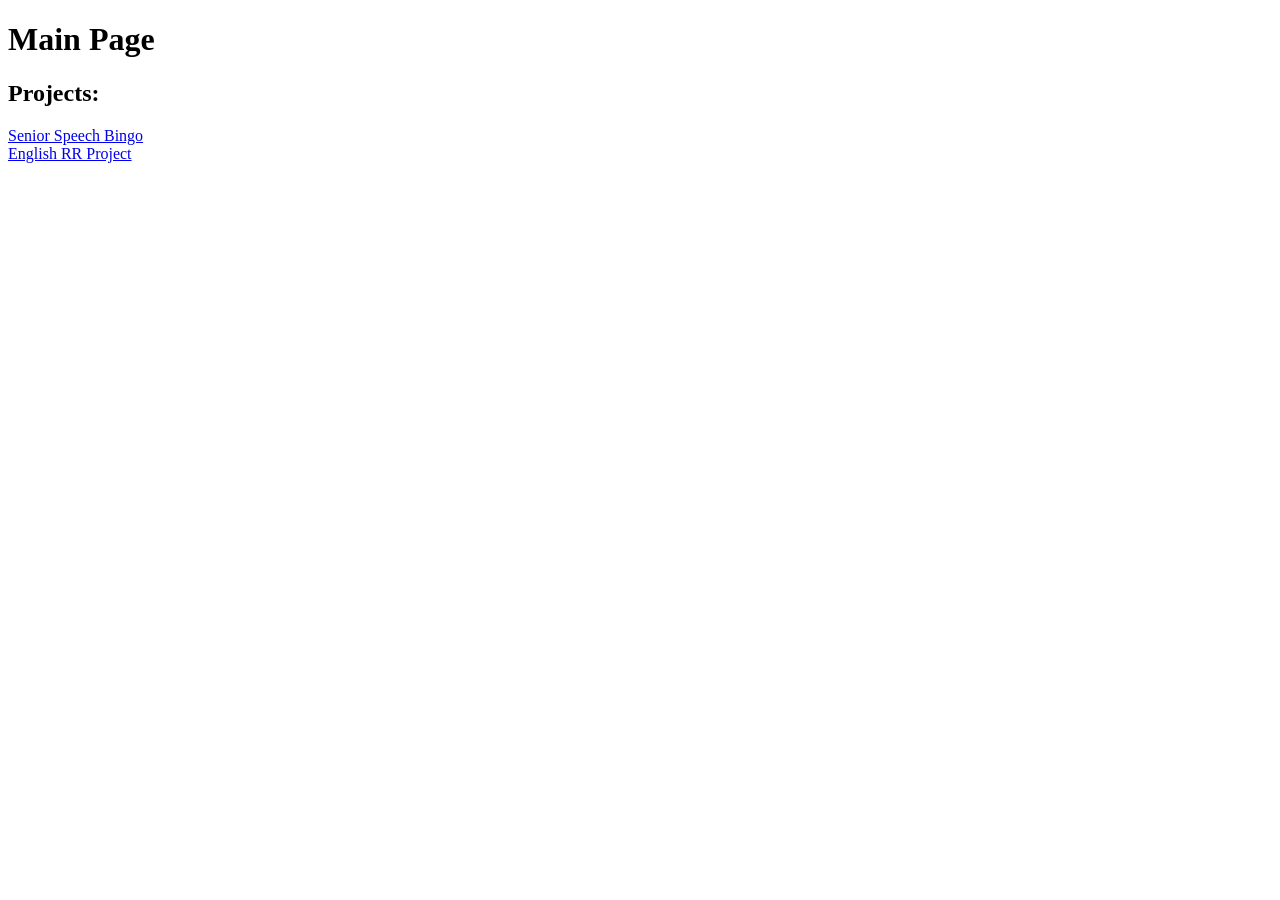
<file: index.html>
<!DOCTYPE html>
<html lang="en">
    <head>
        <meta charset="UTF-8">
        <meta name="viewport" content="width=device-width, initial-scale=1.0">
        <title>Home</title>
    </head>
    <body>
        <h1>Main Page</h1>
        <div>
            <h2>Projects:</h2>
            <a href="https://MRed1621.github.io/srsp-bingo/bingo.html">Senior Speech Bingo</a><br>
            <a href="https://MRed1621.github.io/rr-project/about-hazing.html">English RR Project</a>
        </div>
    </body>
</html>
</file>
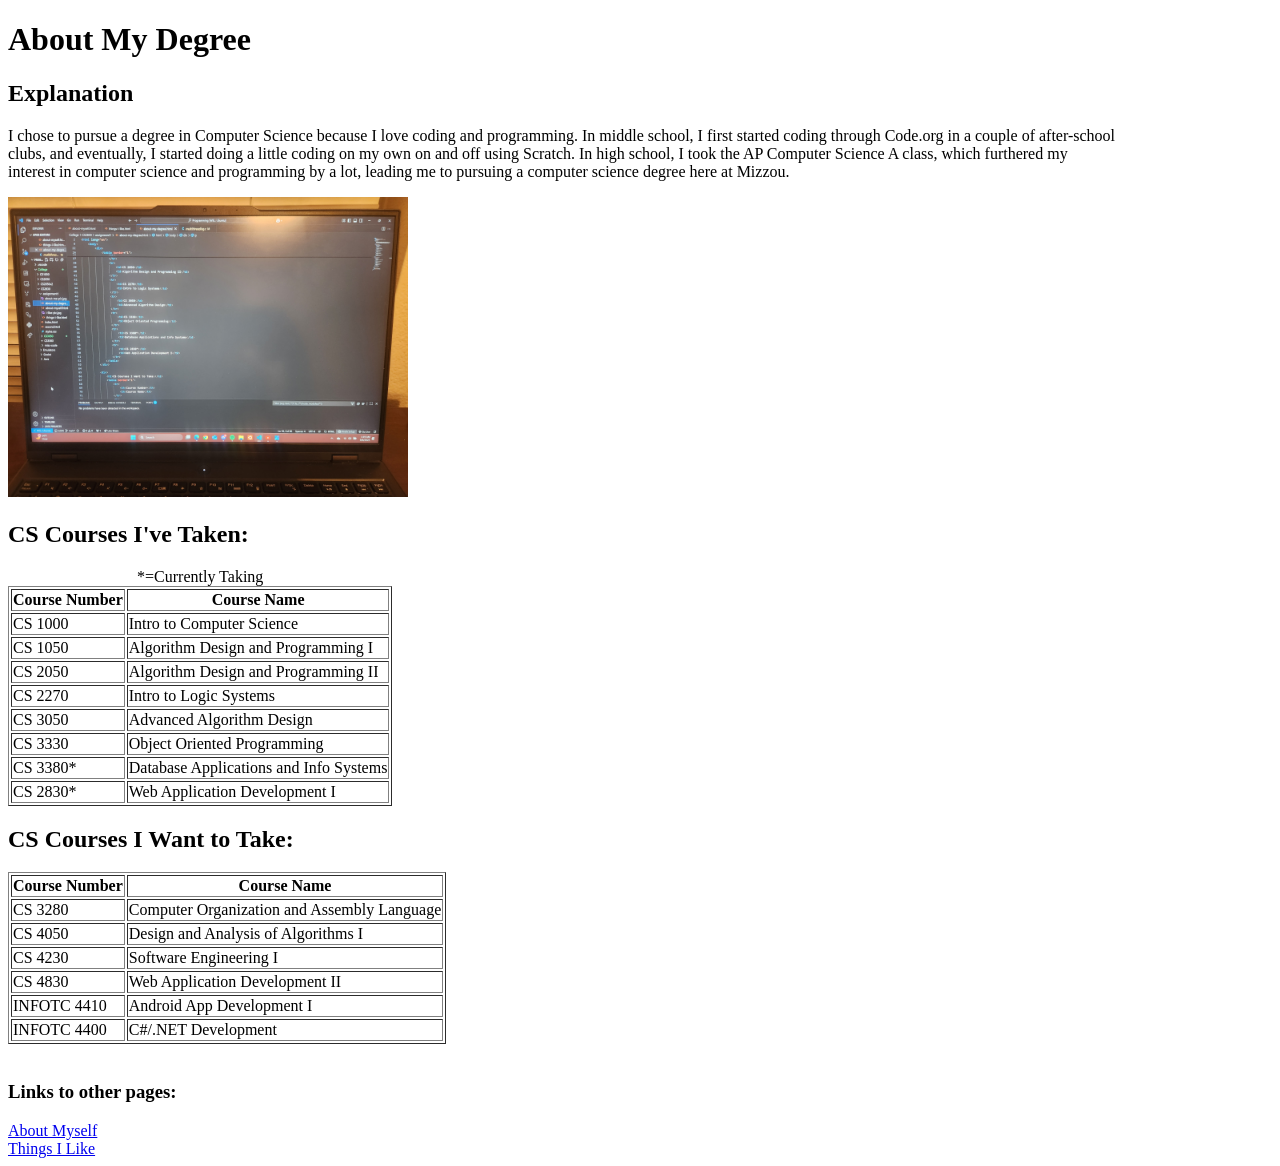
<file: example-assignment/about-my-degree.html>
<!DOCTYPE html>
<html lang="en">
    <head>
        <meta charset="UTF-8">
        <meta http-equiv="X-UA-Compatible" content="IE=edge">
        <meta name="viewport" content="width=device-width, initial-scale=1.0">
        <title>About My Degree</title>
    </head>
    <body>
        <h1>About My Degree</h1>

        <div>
            <h2>Explanation</h2>
            <p> I chose to pursue a degree in Computer Science because I love coding and programming. In middle school, 
                I first started coding through Code.org in a couple of after-school <br>
                clubs, and eventually, I started doing a little coding on my own on and off using Scratch. 
                In high school, I took the AP Computer Science A class, which furthered my <br>
                interest in computer science and programming by a lot, leading me to pursuing a computer science degree here at Mizzou.
            </p>
        </div>

        <img src="code-pic.jpg" alt="code" style="width:400px">

        <div>
            <h2>CS Courses I've Taken:</h2>
            <table border="1">
                <caption>*=Currently Taking</caption>
                <tr>
                    <th>Course Number</th>
                    <th>Course Name</th>
                </tr>
                <tr>
                    <td>CS 1000</td>
                    <td>Intro to Computer Science</td>
                </tr>
                <tr>
                    <td>CS 1050</td>
                    <td>Algorithm Design and Programming I</td>
                </tr>
                <tr>
                    <td>CS 2050</td>
                    <td>Algorithm Design and Programming II</td>
                </tr>
                <tr>
                    <td>CS 2270</td>
                    <td>Intro to Logic Systems</td>
                </tr>
                <tr>
                    <td>CS 3050</td>
                    <td>Advanced Algorithm Design</td>
                </tr>
                <tr>
                    <td>CS 3330</td>
                    <td>Object Oriented Programming</td>
                </tr>
                <tr>
                    <td>CS 3380*</td>
                    <td>Database Applications and Info Systems</td>
                </tr>
                <tr>
                    <td>CS 2830*</td>
                    <td>Web Application Development I</td>
                </tr>
            </table>
        </div>

        <div>
            <h2>CS Courses I Want to Take:</h2>
            <table border="1">
                <tr>
                    <th>Course Number</th>
                    <th>Course Name</th>
                </tr>
                <tr>
                    <td>CS 3280</td>
                    <td>Computer Organization and Assembly Language</td>
                </tr>
                <tr>
                    <td>CS 4050</td>
                    <td>Design and Analysis of Algorithms I</td>
                </tr>
                <tr>
                    <td>CS 4230</td>
                    <td>Software Engineering I</td>
                </tr>
                <tr>
                    <td>CS 4830</td>
                    <td>Web Application Development II</td>
                </tr>
                <tr>
                    <td>INFOTC 4410</td>
                    <td>Android App Development I</td>
                </tr>
                <tr>
                    <td>INFOTC 4400</td>
                    <td>C#/.NET Development</td>
                </tr>
            </table>
        </div>

        <div>
            <br>
            <h3>Links to other pages:</h3>
            <a href="about-myself.html">About Myself</a>
            <br>
            <a href="things-i-like.html">Things I Like</a>
        </div>
    </body>
</html>
</file>
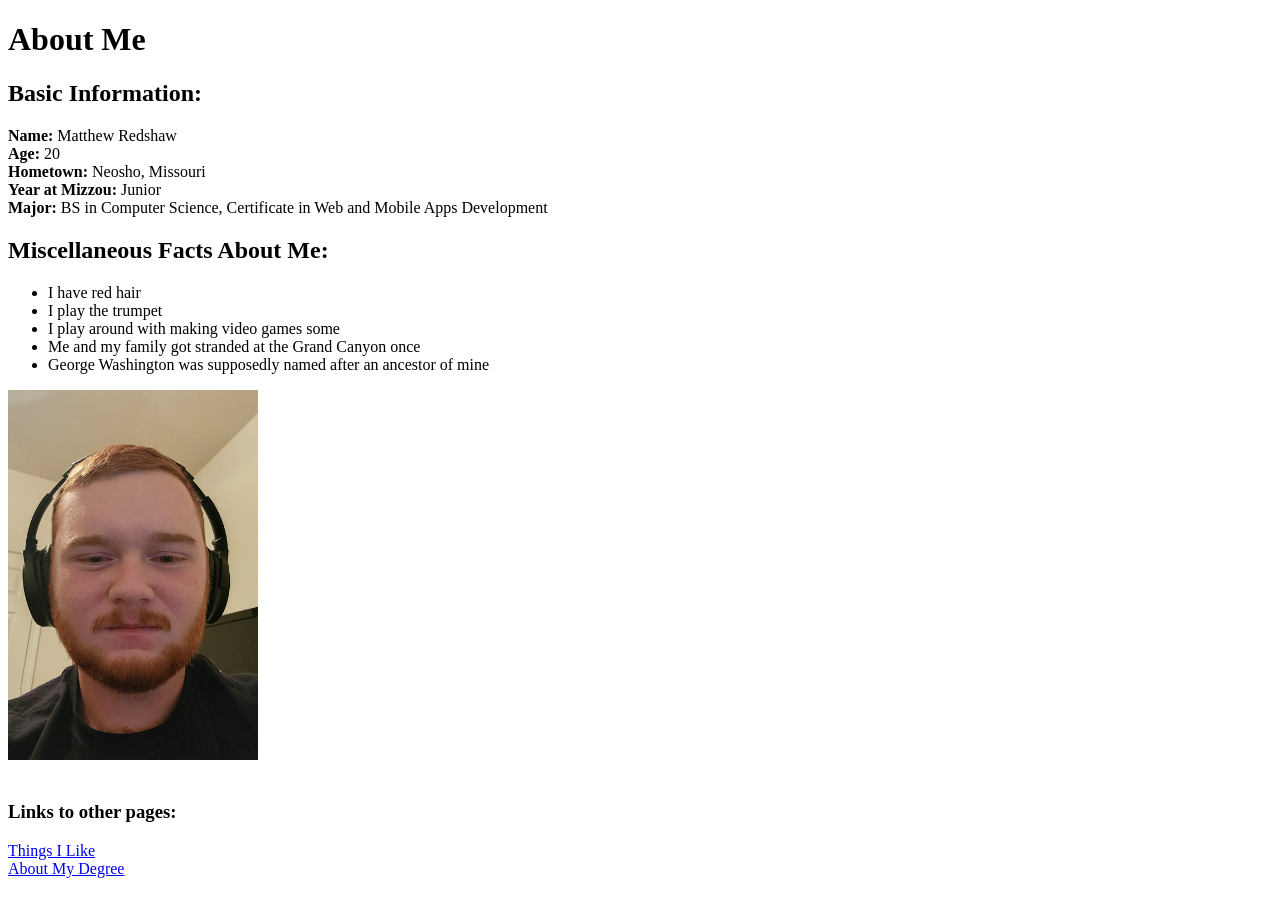
<file: example-assignment/about-myself.html>
<!DOCTYPE html>
<html lang="en">
    <head>
        <meta charset="UTF-8">
        <meta http-equiv="X-UA-Compatible" content="IE=edge">
        <meta name="viewport" content="width=device-width, initial-scale=1.0">
        <title>About Myself</title>
    </head>
    <body>
        <h1>About Me</h1>
        <div>
            <h2>Basic Information:</h2>
            <p> <b>Name:</b> Matthew Redshaw <br>
                <b>Age:</b> 20 <br>
                <b>Hometown:</b> Neosho, Missouri <br>
                <b>Year at Mizzou:</b> Junior <br>
                <b>Major:</b> BS in Computer Science, Certificate in Web and Mobile Apps Development
            </p>
        </div>
        
        <div>
            <h2>Miscellaneous Facts About Me:</h2>
            <ul>
                <li>I have red hair</li>
                <li>I play the trumpet</li>
                <li>I play around with making video games some</li>
                <li>Me and my family got stranded at the Grand Canyon once</li>
                <li>George Washington was supposedly named after an ancestor of mine</li>
            </ul>
        </div>

        <img src="about-me-pic.jpg" alt="pic-of-me" style="width:250px;">

        <div>
            <br>
            <h3>Links to other pages:</h3>
            <a href="things-i-like.html">Things I Like</a>
            <br>
            <a href="about-my-degree.html">About My Degree</a>
        </div>
    </body>
</html>
</file>
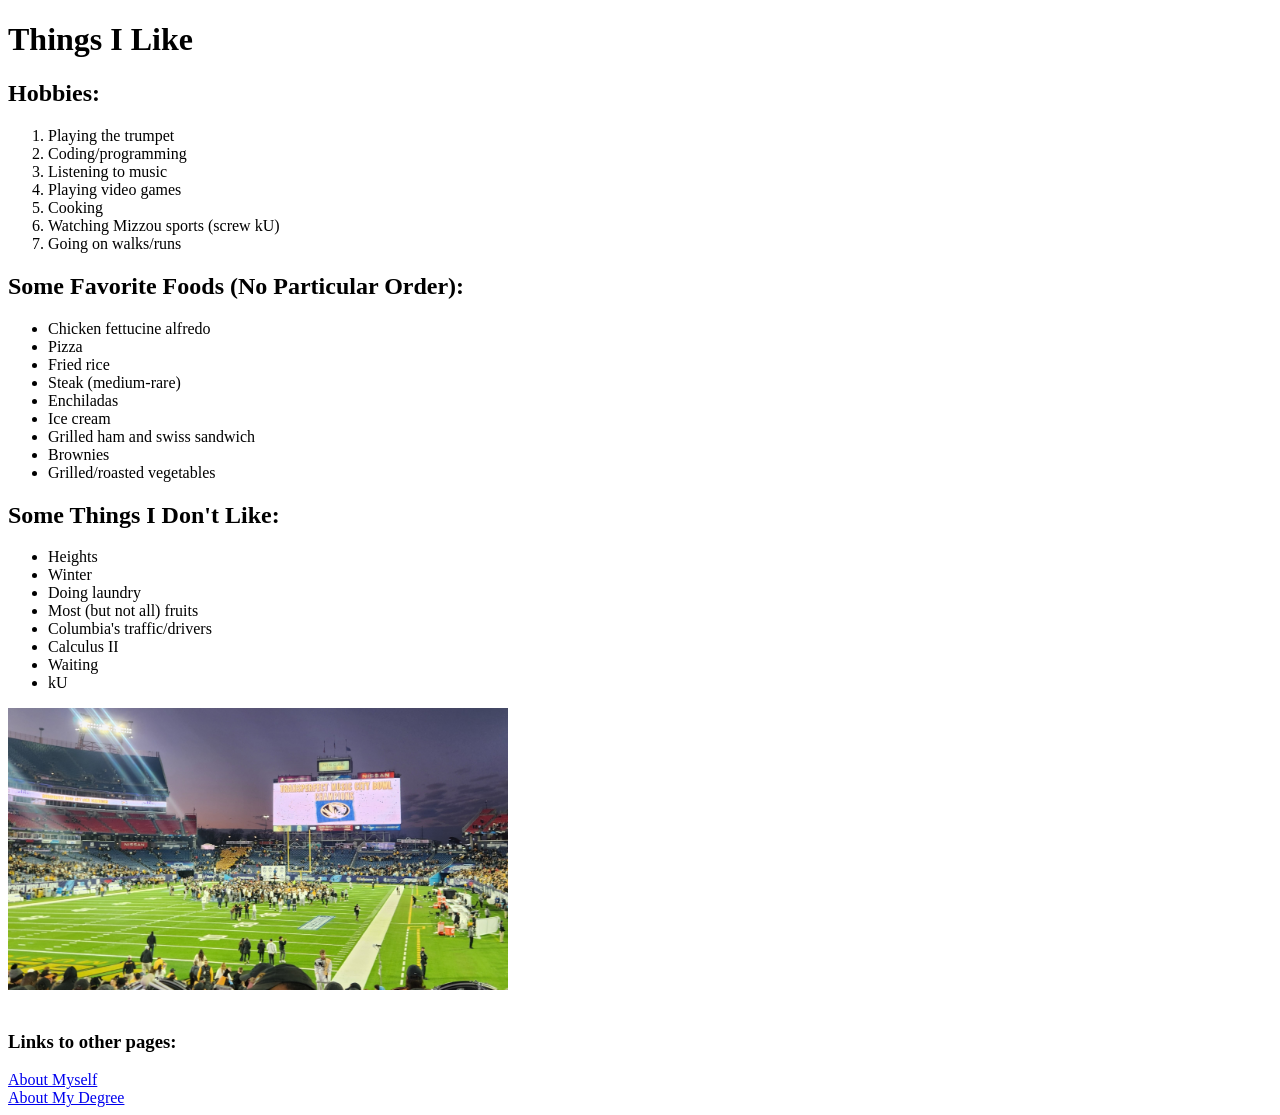
<file: example-assignment/things-i-like.html>
<!DOCTYPE html>
<html lang="en">
    <head>
        <meta charset="UTF-8">
        <meta http-equiv="X-UA-Compatible" content="IE=edge">
        <meta name="viewport" content="width=device-width, initial-scale=1.0">
        <title>Things I Like</title>
    </head>
    <body>
        <h1>Things I Like</h1>

        <div>
            <h2>Hobbies:</h2>
            <ol type="1">
                <li>Playing the trumpet</li>
                <li>Coding/programming</li>
                <li>Listening to music</li>
                <li>Playing video games</li>
                <li>Cooking</li>
                <li>Watching Mizzou sports (screw kU)</li>
                <li>Going on walks/runs</li>
            </ol>
        </div>

        <div>
            <h2>Some Favorite Foods (No Particular Order):</h2>
            <ul>
                <li>Chicken fettucine alfredo</li>
                <li>Pizza</li>
                <li>Fried rice</li>
                <li>Steak (medium-rare)</li>
                <li>Enchiladas</li>
                <li>Ice cream</li>
                <li>Grilled ham and swiss sandwich</li>
                <li>Brownies</li>
                <li>Grilled/roasted vegetables</li>
            </ul>
        </div>

        <div>
            <h2>Some Things I Don't Like:</h2>
            <ul>
                <li>Heights</li>
                <li>Winter</li>
                <li>Doing laundry</li>
                <li>Most (but not all) fruits</li>
                <li>Columbia's traffic/drivers</li>
                <li>Calculus II</li>
                <li>Waiting</li>
                <li>kU</li>
            </ul>
        </div>

        <img src="i-like-pic.jpg" alt="music-city-bowl" style="width:500px;">

        <div>
            <br>
            <h3>Links to other pages:</h3>
            <a href="about-myself.html">About Myself</a>
            <br>
            <a href="about-my-degree.html">About My Degree</a>
        </div>
    </body>
</html>
</file>
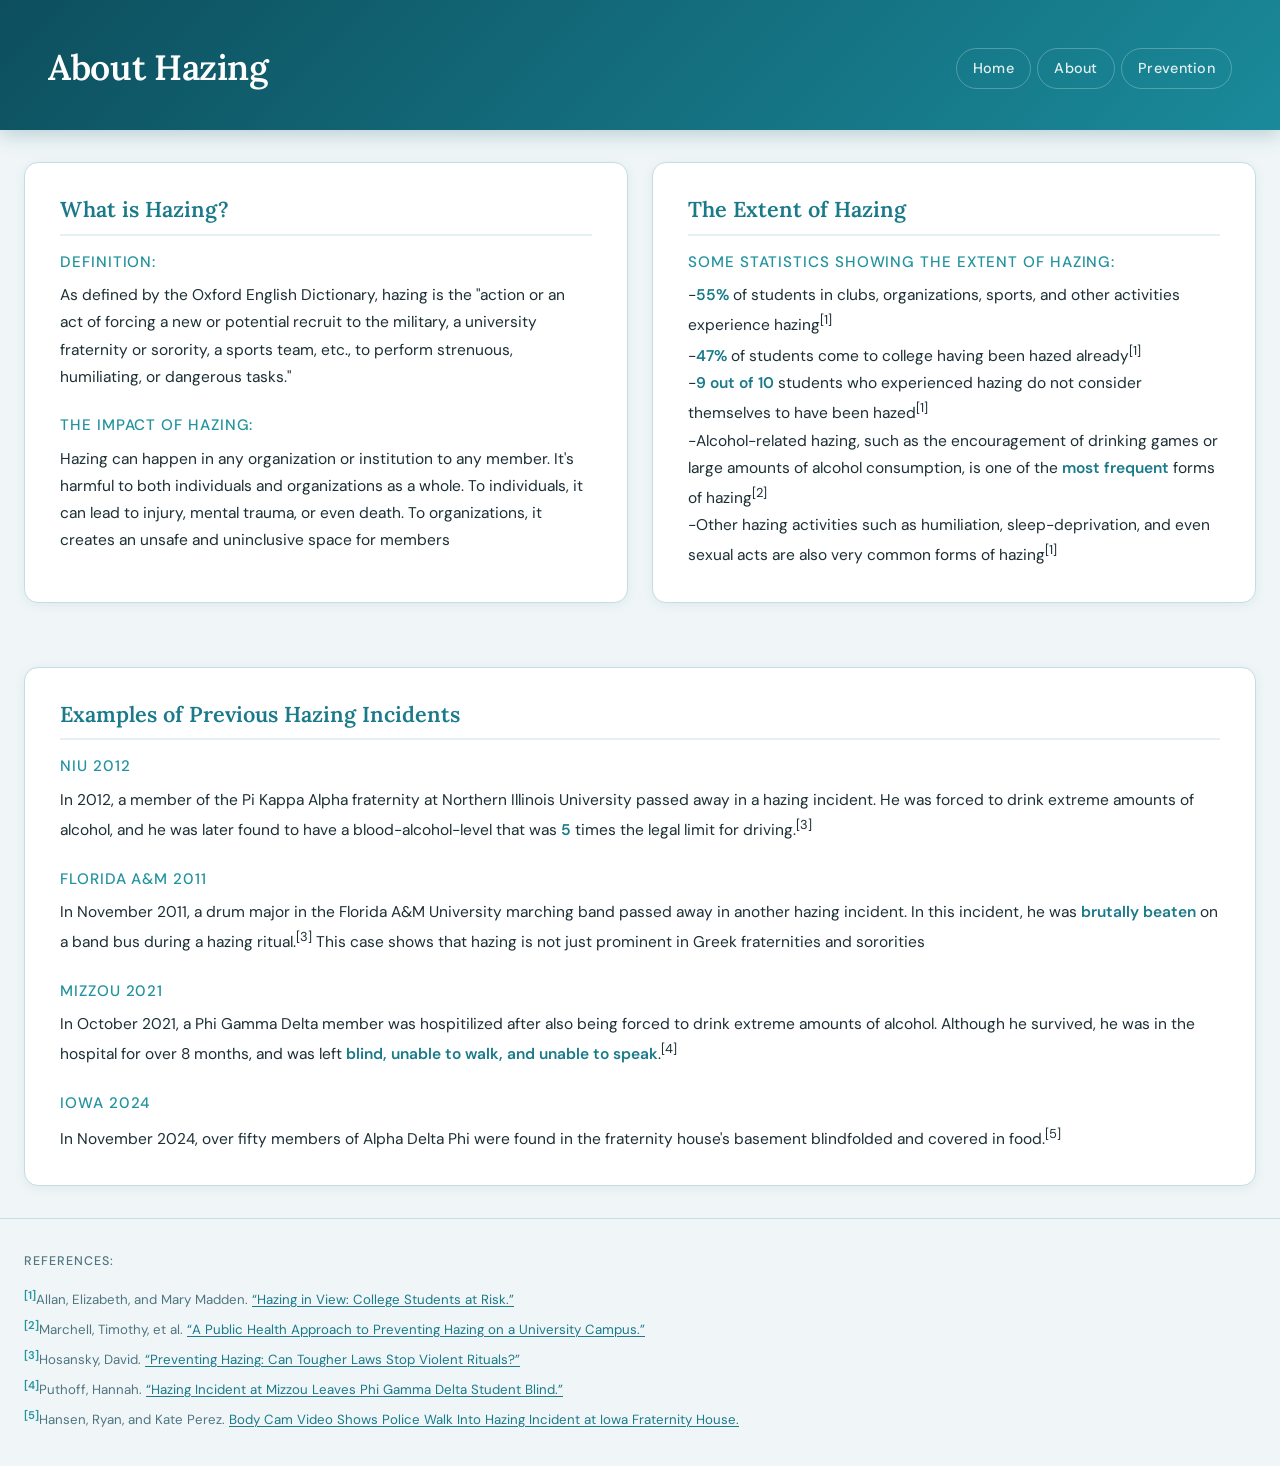
<file: rr-project/about-hazing.html>
<!DOCTYPE html>
<html lang="en">
    <head>
        <meta charset="UTF-8">
        <meta name="viewport" content="width=device-width, initial-scale=1.0">
        <title>About Hazing</title>
        <link rel="stylesheet" href="style.css">
    </head>
    <body>
        <div class="header">
            <h1>About Hazing</h1>
            <nav>
                <a class="navlink" href="hazing-homepage.html">Home</a>
                <a class="navlink" href="about-hazing.html">About</a>
                <a class="navlink" href="prevent-hazing.html">Prevention</a>
            </nav>
        </div>
        <div class="info-container">
            <div class="info-box">
                <h2>What is Hazing?</h2>
                <h3>Definition:</h3>
                <p>As defined by the Oxford English Dictionary, hazing is the "action or an act of forcing a new or potential recruit to the military, 
                    a university fraternity or sorority, a sports team, etc., to perform strenuous, humiliating, or dangerous tasks."</p>
                <h3>The Impact of Hazing:</h3>
                <p>Hazing can happen in any organization or institution to any member. 
                    It's harmful to both individuals and organizations as a whole. To individuals, it can lead to injury, mental trauma, or even death. 
                    To organizations, it creates an unsafe and uninclusive space for members</p>
            </div>
            <div class="info-box">
                <h2>The Extent of Hazing</h2>
                <h3>Some statistics showing the extent of hazing:</h3>
                <p>-<b>55%</b> of students in clubs, organizations, sports, and other activities experience hazing<sup>[1]</sup>
                    <br>-<b>47%</b> of students come to college having been hazed already<sup>[1]</sup>
                    <br>-<b>9 out of 10</b> students who experienced hazing do not consider themselves to have been hazed<sup>[1]</sup>
                    <br>-Alcohol-related hazing, such as the encouragement of drinking games or large amounts of alcohol consumption, is one of the <b>most frequent</b> forms of hazing<sup>[2]</sup>
                    <br>-Other hazing activities such as humiliation, sleep-deprivation, and even sexual acts are also very common forms of hazing<sup>[1]</sup>
                </p>
            </div>
        </div>
        <div class="info-container">
            <div class="info-box">
                <h2>Examples of Previous Hazing Incidents</h2>
                <h3>NIU 2012</h3>
                <p>In 2012, a member of the Pi Kappa Alpha fraternity at Northern Illinois University passed away in a hazing incident. He was forced to drink extreme
                    amounts of alcohol, and he was later found to have a blood-alcohol-level that was <b>5</b> times the legal limit for driving.<sup>[3]</sup>
                <h3>Florida A&M 2011</h3>
                <p>In November 2011, a drum major in the Florida A&M University marching band passed away in another hazing incident. In this incident, 
                    he was <b>brutally beaten</b> on a band bus during a hazing ritual.<sup>[3]</sup> This case shows that hazing is not just prominent in Greek fraternities and sororities</p>
                </p>
                <h3>Mizzou 2021</h3>
                <p>In October 2021, a Phi Gamma Delta member was hospitilized after also being forced to drink extreme amounts of alcohol. Although he survived, he was in the
                    hospital for over 8 months, and was left <b>blind, unable to walk, and unable to speak</b>.<sup>[4]</sup>
                </p>
                <h3>Iowa 2024</h3>
                <p>In November 2024, over fifty members of Alpha Delta Phi were found in the fraternity house's basement blindfolded and covered in food.<sup>[5]</sup></p>
            </div>
        </div>
        <div class="references">
            <h2>References:</h2>
            <p>
                <sup>[1]</sup>Allan, Elizabeth, and Mary Madden. <a href="https://stophazing.org/wp-content/uploads/2014/06/hazing_in_view_web1.pdf">“Hazing in View: College Students at Risk.”</a>
                <br><sup>[2]</sup>Marchell, Timothy, et al. <a href="https://research.ebsco.com/c/nl7cp6/viewer/pdf/6llxqcgppn">“A Public Health Approach to Preventing Hazing on a University Campus.”</a>
                <br><sup>[3]</sup>Hosansky, David. <a href="https://doi.org/10.4135/cqresrre20130208">“Preventing Hazing: Can Tougher Laws Stop Violent Rituals?”</a>
                <br><sup>[4]</sup>Puthoff, Hannah. <a href="https://fraternallaw.com/newsletter2/hazing-incident-at-mizzou-leaves-phi-gamma-delta-pledge-blind">“Hazing Incident at Mizzou Leaves Phi Gamma Delta Student Blind.”</a>
                <br><sup>[5]</sup>Hansen, Ryan, and Kate Perez. <a href="https://www.usatoday.com/story/news/nation/2026/02/19/university-of-iowa-fraternity-hazing-body-cam-video/88756351007/">Body Cam Video Shows Police Walk Into Hazing Incident at Iowa Fraternity House.</a>
            </p>
        </div>
    </body>
</html>
</file>
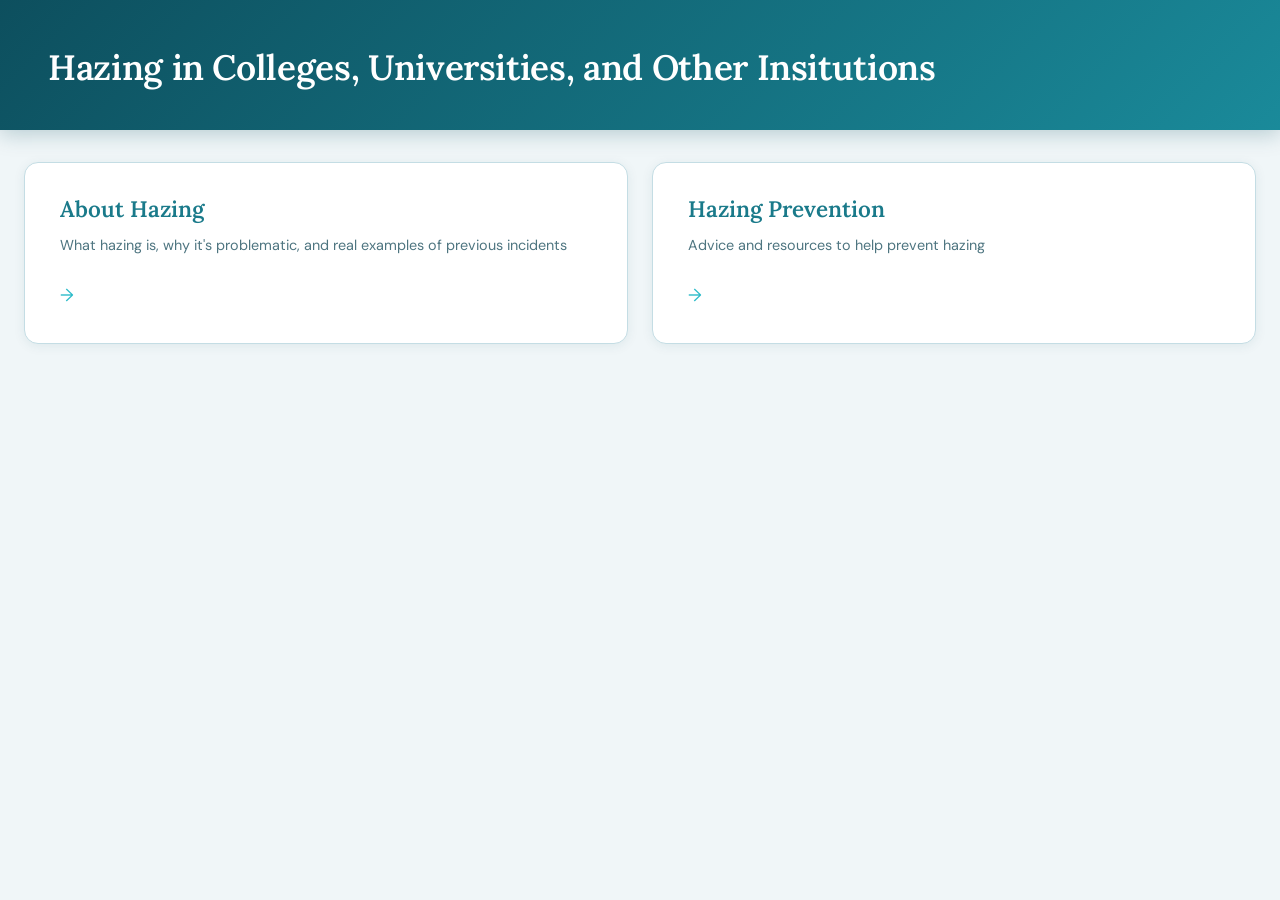
<file: rr-project/hazing-homepage.html>
<!DOCTYPE html>
<html lang="en">
    <head>
        <meta charset="UTF-8">
        <meta name="viewport" content="width=device-width, initial-scale=1.0">
        <title>Hazing</title>
        <link rel="stylesheet" href="style.css">
    </head>
    <body>
        <div class="header">
            <h1>Hazing in Colleges, Universities, and Other Insitutions</h1>
        </div>
        <div class="page-links">
            <a href="about-hazing.html" class="page-link-card">
                <span class="card-title">About Hazing</span>
                <span class="card-desc">What hazing is, why it's problematic, and real examples of previous incidents</span>
                <span class="card-arrow">→</span>
            </a>
            <a href="prevent-hazing.html" class="page-link-card">
                <span class="card-title">Hazing Prevention</span>
                <span class="card-desc">Advice and resources to help prevent hazing</span>
                <span class="card-arrow">→</span>
            </a>
        </div>
    </body>
</html>
</file>
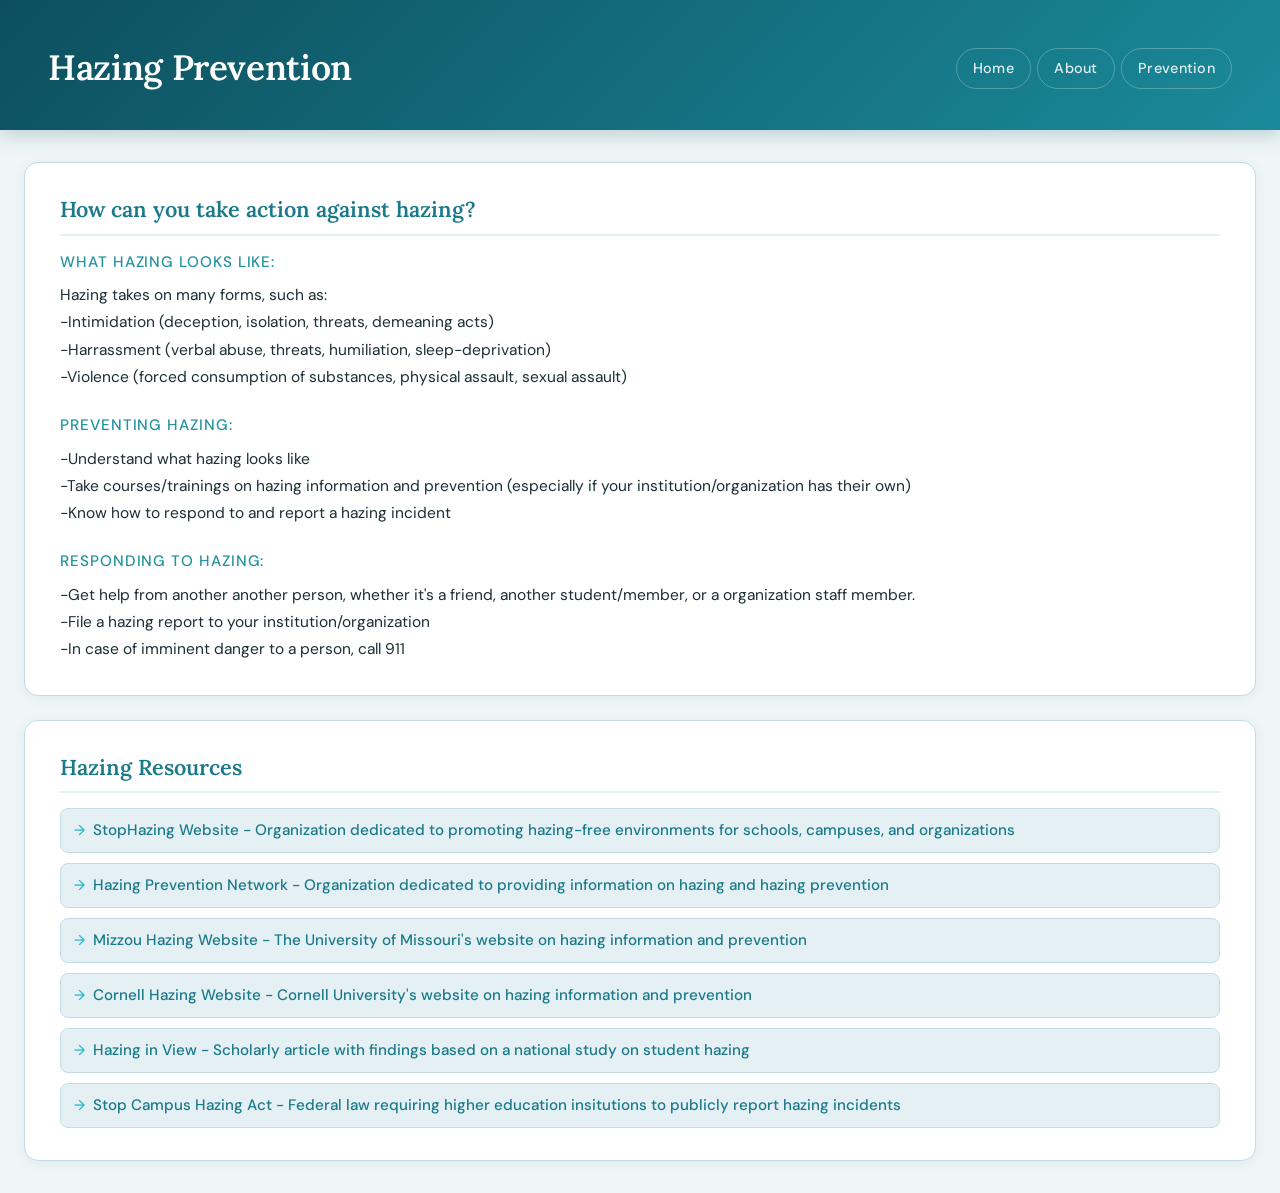
<file: rr-project/prevent-hazing.html>
<!DOCTYPE html>
<html lang="en">
    <head>
        <meta charset="UTF-8">
        <meta name="viewport" content="width=device-width, initial-scale=1.0">
        <title>Hazing Prevention</title>
        <link rel="stylesheet" href="style.css">
    </head>
    <body>
        <div class="header">
            <h1>Hazing Prevention</h1>
            <nav>
                <a class="navlink" href="hazing-homepage.html">Home</a>
                <a class="navlink" href="about-hazing.html">About</a>
                <a class="navlink" href="prevent-hazing.html">Prevention</a>
            </nav>
        </div>
        <div class="info-container">
            <div class="info-box">
                <h2>How can you take action against hazing?</h2>
                <h3>What Hazing Looks Like:</h3>
                <p>
                    Hazing takes on many forms, such as:
                    <br>-Intimidation (deception, isolation, threats, demeaning acts)
                    <br>-Harrassment (verbal abuse, threats, humiliation, sleep-deprivation)
                    <br>-Violence (forced consumption of substances, physical assault, sexual assault)
                </p>
                <h3>Preventing Hazing:</h3>
                <p>
                    -Understand what hazing looks like
                    <br>-Take courses/trainings on hazing information and prevention (especially if your institution/organization has their own)
                    <br>-Know how to respond to and report a hazing incident
                </p>
                <h3>Responding to Hazing:</h3>
                <p>
                    -Get help from another another person, whether it's a friend, another student/member, or a organization staff member.
                    <br>-File a hazing report to your institution/organization
                    <br>-In case of imminent danger to a person, call 911
                </p>
            </div>
            <div class="info-box">
                <h2>Hazing Resources</h2>
                <ul class="resource-list">
                    <li><a href="https://stophazing.org">StopHazing Website - Organization dedicated to promoting hazing-free environments for schools, campuses, and organizations</a></li>
                    <li><a href="https://hazingprevention.org">Hazing Prevention Network - Organization dedicated to providing information on hazing and hazing prevention</a></li>
                    <li><a href="https://preventhazing.missouri.edu">Mizzou Hazing Website - The University of Missouri's website on hazing information and prevention</a></li>
                    <li><a href="https://hazing.cornell.edu/">Cornell Hazing Website - Cornell University's website on hazing information and prevention</a></li>
                    <li><a href="https://stophazing.org/wp-content/uploads/2014/06/hazing_in_view_web1.pdf">Hazing in View - Scholarly article with findings based on a national study on student hazing</a></li>
                    <li><a href="https://www.congress.gov/bill/118th-congress/house-bill/5646">Stop Campus Hazing Act - Federal law requiring higher education insitutions to publicly report hazing incidents</a></li>
                </ul>
            </div>
        </div>
    </body>
</html>
</file>
<file: rr-project/style.css>
@import url('https://fonts.googleapis.com/css2?family=Lora:ital,wght@0,400;0,600;1,400&family=DM+Sans:wght@300;400;500&display=swap');

/* ── Variables ─────────────────────────────────────────── */
:root {
  --bg:          #f0f6f8;
  --surface:     #ffffff;
  --surface-alt: #e4f0f4;
  --primary:     #1a7a8a;
  --primary-mid: #22939f;
  --accent:      #2cbbc9;
  --text:        #1c2f35;
  --text-muted:  #4e7580;
  --border:      #c4dde4;
  --header-from: #0d4f5e;
  --header-to:   #1a8a9a;
  --shadow:      0 4px 24px rgba(13, 79, 94, 0.10);
  --shadow-card: 0 2px 12px rgba(13, 79, 94, 0.08);
  --radius:      14px;
  --radius-sm:   8px;
}

/* ── Reset & Base ───────────────────────────────────────── */
*, *::before, *::after {
  box-sizing: border-box;
  margin: 0;
  padding: 0;
}

html {
  scroll-behavior: smooth;
}

body {
  font-family: 'DM Sans', sans-serif;
  font-weight: 400;
  background-color: var(--bg);
  color: var(--text);
  line-height: 1.7;
  min-height: 100vh;
}

/* ── Header ─────────────────────────────────────────────── */
.header {
  background: linear-gradient(135deg, var(--header-from) 0%, var(--header-to) 100%);
  color: #ffffff;
  padding: 2.4rem 3rem 2rem;
  display: flex;
  align-items: center;
  justify-content: space-between;
  flex-wrap: wrap;
  gap: 1rem;
  box-shadow: 0 4px 20px rgba(13, 79, 94, 0.25);
  position: sticky;
  top: 0;
  z-index: 100;
}

.header h1 {
  font-family: 'Lora', Georgia, serif;
  font-size: clamp(1.5rem, 3vw, 2.2rem);
  font-weight: 600;
  letter-spacing: -0.01em;
  color: #ffffff;
}

/* ── Nav ────────────────────────────────────────────────── */
nav {
  display: flex;
  gap: 0.4rem;
  flex-wrap: wrap;
}

.navlink {
  font-family: 'DM Sans', sans-serif;
  font-weight: 500;
  font-size: 0.9rem;
  color: rgba(255, 255, 255, 0.88);
  text-decoration: none;
  padding: 0.45rem 1rem;
  border-radius: 100px;
  border: 1.5px solid rgba(255, 255, 255, 0.25);
  transition: background 0.2s ease, color 0.2s ease, border-color 0.2s ease;
  letter-spacing: 0.02em;
}

.navlink:hover,
.navlink:focus-visible {
  background: rgba(255, 255, 255, 0.18);
  border-color: rgba(255, 255, 255, 0.55);
  color: #ffffff;
  outline: none;
}

.navlink:active {
  background: rgba(255, 255, 255, 0.28);
}

/* ── Page Layout ────────────────────────────────────────── */
main,
body > *:not(.header) {
  max-width: 1400px;
  margin: 0 auto;
  padding: 2rem 1.5rem 2rem;
}

/* ── Info Containers ────────────────────────────────────── */
.info-container {
  display: grid;
  gap: 1.5rem;
  margin-bottom: 1.5rem;
  grid-template-columns: repeat(auto-fit, minmax(280px, 1fr));
  max-width: 900px;
  margin-left: auto;
  margin-right: auto;
  padding: 0 1.5rem;
}

/* First container: two equal columns */
.info-container:first-of-type {
  grid-template-columns: repeat(auto-fit, minmax(280px, 1fr));
}

/* Second container: single full-width card */
.info-container:last-of-type {
  grid-template-columns: 1fr;
}

/* ── Info Boxes (Cards) ─────────────────────────────────── */
.info-box {
  background: var(--surface);
  border: 1px solid var(--border);
  border-radius: var(--radius);
  padding: 2rem 2.2rem;
  box-shadow: var(--shadow-card);
  transition: box-shadow 0.25s ease, transform 0.25s ease;
}

.info-box:hover {
  box-shadow: var(--shadow);
  transform: translateY(-2px);
}

/* ── Headings inside cards ──────────────────────────────── */
.info-box h2 {
  font-family: 'Lora', Georgia, serif;
  font-size: 1.35rem;
  font-weight: 600;
  color: var(--primary);
  margin-bottom: 0.9rem;
  padding-bottom: 0.65rem;
  border-bottom: 2px solid var(--surface-alt);
  line-height: 1.3;
}

.info-box h3 {
  font-family: 'DM Sans', sans-serif;
  font-size: 1rem;
  font-weight: 500;
  color: var(--primary-mid);
  margin-top: 1.4rem;
  margin-bottom: 0.4rem;
  text-transform: uppercase;
  letter-spacing: 0.06em;
  font-size: 0.95rem;
}

/* First h3 in a box has less top margin */
.info-box h3:first-of-type {
  margin-top: 0.3rem;
}

/* ── Paragraphs ─────────────────────────────────────────── */
.info-box p {
  font-size: 0.97rem;
  color: var(--text);
  line-height: 1.75;
  margin-bottom: 0.6rem;
}

.info-box p:last-child {
  margin-bottom: 0;
}

/* ── Bold / Stats Emphasis ──────────────────────────────── */
.info-box b {
  color: var(--primary);
  font-weight: 600;
}

/* ── Stat list items (dash-prefixed paragraphs) ─────────── */
/* The HTML uses <br> with -  prefix; we style the whole block gently */
/*
.info-box p:has(br) {
  background: var(--surface-alt);
  border-left: 3px solid var(--accent);
  border-radius: 0 var(--radius-sm) var(--radius-sm) 0;
  padding: 0.9rem 1.1rem;
  line-height: 2;
}
*/

/* ── References Section ─────────────────────────────────── */
.references {
  max-width: 900px;
  margin: 0 auto 3rem;
  padding: 1.4rem 2rem;
  border-top: 1.5px solid var(--border);
  /* keep it clearly separate from cards but not as loud */
}

.references h2 {
  font-family: 'DM Sans', sans-serif;
  font-size: 0.78rem;
  font-weight: 500;
  text-transform: uppercase;
  letter-spacing: 0.08em;
  color: var(--text-muted);
  margin-bottom: 0.7rem;
}

.references p {
  font-size: 0.83rem;
  color: var(--text-muted);
  line-height: 2;
}

.references sup {
  font-size: 0.7rem;
  color: var(--primary-mid);
  font-weight: 600;
}

.references a {
  color: var(--primary);
  text-decoration: underline;
  text-underline-offset: 2px;
  text-decoration-thickness: 1px;
  transition: color 0.15s ease;
}

.references a:hover {
  color: var(--accent);
}

/* ── Homepage Nav Buttons ───────────────────────────────── */
.page-links {
  display: grid;
  grid-template-columns: repeat(auto-fit, minmax(240px, 1fr));
  gap: 1.5rem;
  max-width: 900px;
  margin: 2.5rem auto 0;
  padding: 0 1.5rem;
}

.page-link-card {
  display: flex;
  flex-direction: column;
  align-items: flex-start;
  gap: 0.5rem;
  background: var(--surface);
  border: 1.5px solid var(--border);
  border-radius: var(--radius);
  padding: 2rem 2.2rem;
  text-decoration: none;
  color: var(--text);
  box-shadow: var(--shadow-card);
  transition: box-shadow 0.25s ease, transform 0.25s ease, border-color 0.25s ease;
  cursor: pointer;
}

.page-link-card:hover,
.page-link-card:focus-visible {
  box-shadow: var(--shadow);
  transform: translateY(-3px);
  border-color: var(--accent);
  outline: none;
}

.page-link-card .card-label {
  font-family: 'DM Sans', sans-serif;
  font-size: 0.75rem;
  font-weight: 500;
  text-transform: uppercase;
  letter-spacing: 0.08em;
  color: var(--primary-mid);
}

.page-link-card .card-title {
  font-family: 'Lora', Georgia, serif;
  font-size: 1.4rem;
  font-weight: 600;
  color: var(--primary);
  line-height: 1.25;
}

.page-link-card .card-desc {
  font-size: 0.9rem;
  color: var(--text-muted);
  line-height: 1.55;
  margin-top: 0.2rem;
}

.page-link-card .card-arrow {
  margin-top: 1rem;
  font-size: 1.1rem;
  color: var(--accent);
  transition: transform 0.2s ease;
}

.page-link-card:hover .card-arrow {
  transform: translateX(4px);
}

/* ── Prevention Page ────────────────────────────────────── */

/* Numbered tip steps */
.tips-list {
  list-style: none;
  counter-reset: tip-counter;
  display: flex;
  flex-direction: column;
  gap: 1rem;
  margin-top: 0.5rem;
}

.tips-list li {
  counter-increment: tip-counter;
  display: flex;
  gap: 1rem;
  align-items: flex-start;
  font-size: 0.97rem;
  line-height: 1.65;
}

.tips-list li::before {
  content: counter(tip-counter);
  flex-shrink: 0;
  width: 1.8rem;
  height: 1.8rem;
  background: var(--primary);
  color: #fff;
  border-radius: 50%;
  display: flex;
  align-items: center;
  justify-content: center;
  font-size: 0.8rem;
  font-weight: 600;
  margin-top: 0.1rem;
}

/* Resource links */
.resource-list {
  list-style: none;
  display: flex;
  flex-direction: column;
  gap: 0.6rem;
  margin-top: 0.5rem;
}

.resource-list li a {
  display: flex;
  align-items: center;
  gap: 0.5rem;
  color: var(--primary);
  text-decoration: none;
  font-size: 0.95rem;
  font-weight: 500;
  padding: 0.55rem 0.8rem;
  border-radius: var(--radius-sm);
  background: var(--surface-alt);
  border: 1px solid var(--border);
  transition: background 0.2s ease, border-color 0.2s ease, color 0.2s ease;
}

.resource-list li a::before {
  content: '→';
  color: var(--accent);
  font-size: 0.9rem;
  flex-shrink: 0;
}

.resource-list li a:hover {
  background: var(--border);
  border-color: var(--primary-mid);
  color: var(--primary);
}

/* ── Responsive ─────────────────────────────────────────── */
@media (max-width: 640px) {
  .header {
    padding: 1.4rem 1.2rem 1.2rem;
    flex-direction: column;
    align-items: flex-start;
    gap: 0.8rem;
    position: static;
  }

  .info-container {
    padding: 0 1rem;
    grid-template-columns: 1fr;
  }

  .info-box {
    padding: 1.4rem 1.3rem;
  }

  .page-links {
    padding: 0 1rem;
    grid-template-columns: 1fr;
  }

  .references {
    padding: 1.2rem 1rem;
  }
}

@media (max-width: 400px) {
  .navlink {
    padding: 0.35rem 0.75rem;
    font-size: 0.82rem;
  }
}
</file>
